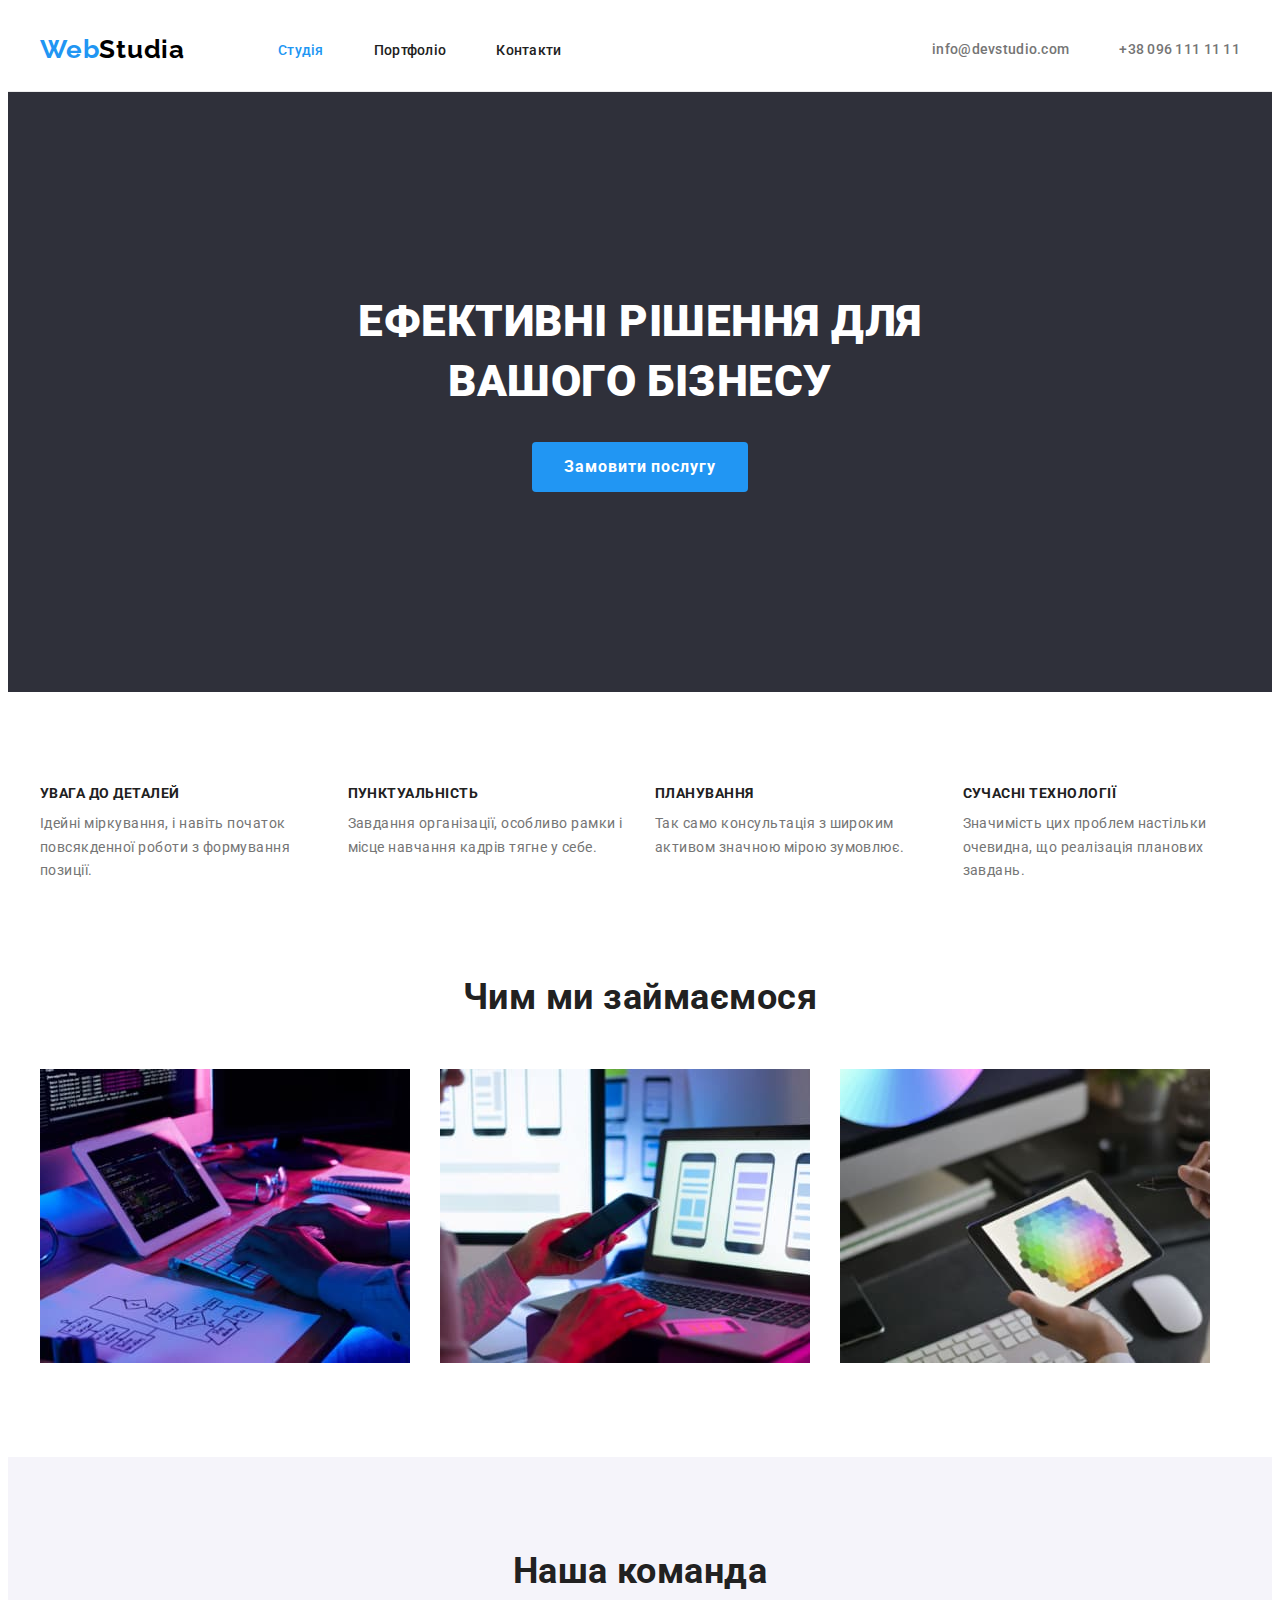
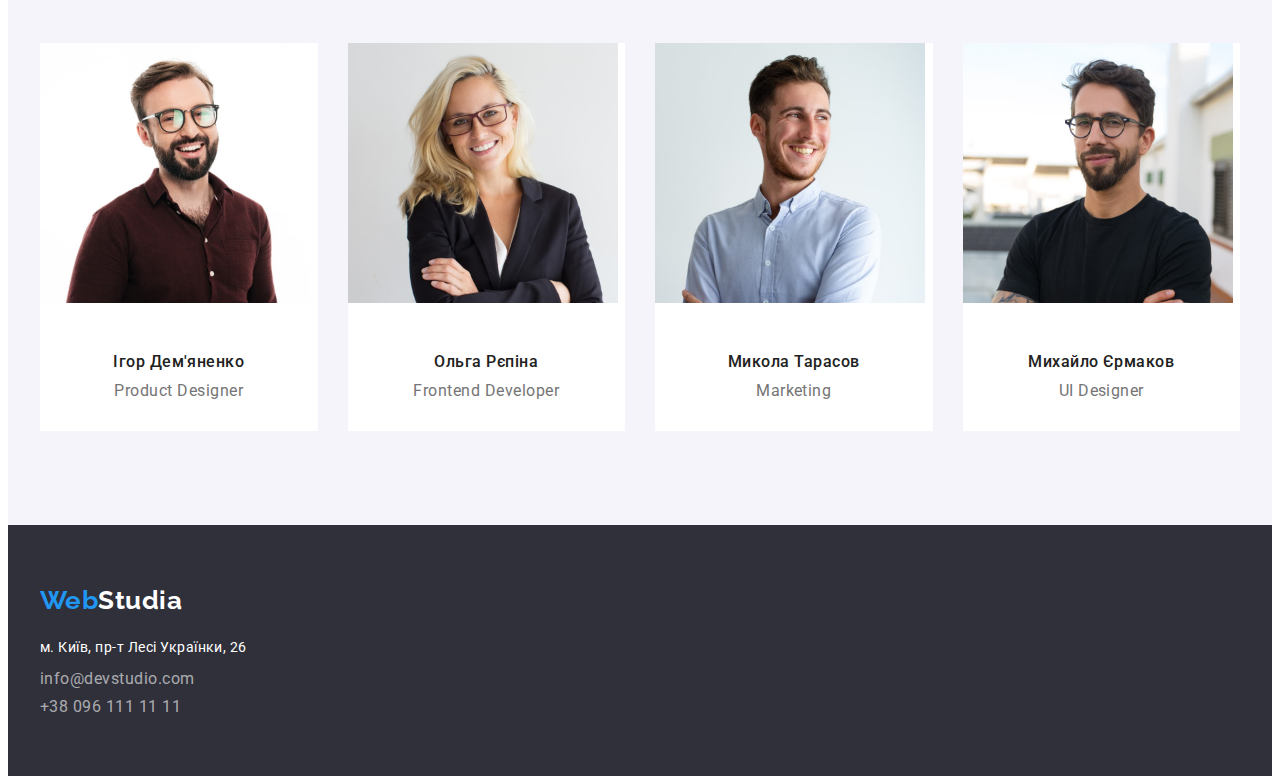
<file: index.html>
<!DOCTYPE html>
<html lang="uk">
<head>
    <meta charset="UTF-8">
    <meta http-equiv="X-UA-Compatible" content="IE=edge">
    <meta name="viewport" content="width=device-width, initial-scale=1.0">
    <link rel="preconnect" href="https://fonts.googleapis.com">
<link rel="preconnect" href="https://fonts.gstatic.com" crossorigin>
<link href="https://fonts.googleapis.com/css2?family=Raleway:wght@700&family=Roboto:wght@400;500;700;900&display=swap" rel="stylesheet">
<link rel="stylesheet" href="https://cdnjs.cloudflare.com/ajax/libs/modern-normalize/1.1.0/modern-normalize.min.css" integrity="sha512-wpPYUAdjBVSE4KJnH1VR1HeZfpl1ub8YT/NKx4PuQ5NmX2tKuGu6U/JRp5y+Y8XG2tV+wKQpNHVUX03MfMFn9Q==" crossorigin="anonymous" referrerpolicy="no-referrer" /> 
  
<title>WebStudio</title>
    <link rel="stylesheet" href="./css/styles.css">
</head>
<body>

    <header class="header">
        <div class="container header-container">
        <a href="./index.html" class="nav-link" lang="en">Web<span class="logo-link">Studia</span></a>
        <nav class="navigation">
            <ul class="site-nav list">
                <li><a href="./index.html" class="link current">Студія</a></li>
                <li><a href="./portfolio.html" class="link">Портфоліо</a></li>
                <li><a href="#" class="link">Контакти</a></li>
            </ul>
        </nav>
       <ul class="header-contacts list">
        <li>
        <a href="mailto:info@devstudio.com" class="contacts-link">info@devstudio.com</a>
    </li>
        <li>
        <a href="tel:+380961111111" class="contacts-link">+38 096 111 11 11</a>
    </li>
       </ul>
    </div>
    </header>

    <main>
        <section class="hero"> 
            <div class="container">
            <h1 class="hero-title">Ефективні рішення для вашого бізнесу</h1>
            <button class="hero-button" type="button">Замовити послугу</button>
        </div>
        </section>

        <section class="benefit">
            <div class="container">
            <h2 class="visually-hidden">Наші переваги</h2>
            <ul class="benefit-list list">
                <li>
                    <h3 class="benefit-title">УВАГА ДО ДЕТАЛЕЙ</h3>
                    <p class="benefit-text">Ідейні міркування, і навіть початок повсякденної роботи з формування позиції.</p>
                </li>
                <li> 
                    <h3 class="benefit-title">ПУНКТУАЛЬНІСТЬ</h3>
                <p class="benefit-text">Завдання організації, особливо рамки і місце навчання кадрів тягне у себе.</p></li>
                <li> 
                    <h3 class="benefit-title">ПЛАНУВАННЯ</h3>
                    <p class="benefit-text">Так само консультація з широким активом значною мірою зумовлює.</p>
                </li>
                <li>
                    <h3 class="benefit-title">СУЧАСНІ ТЕХНОЛОГІЇ</h3>
                    <p class="benefit-text">Значимість цих проблем настільки очевидна, що реалізація планових завдань.</p>
                </li>

            </ul>
        </div>
        </section>
        
        <section class="about section">
            <div class="container">
            <h2 class="title">Чим ми займаємося</h2>
            <ul class="about-container list">
                <li>
                    <img src="./images/img1.jpg" width="370" height="294" alt="сайти"/>
                </li>
                <li>
                    <img src="./images/img2.jpg" width="370" height="294" alt="мобільні додатки"/>
                </li>
                <li>
                    <img src="./images/img3.jpg" width="370" height="294" alt="веб-дизайн"/>
                </li>
            </ul>
        </div>
        </section>

        <section class="team section">
            <div class="container">
            <h2 class="title">Наша команда</h2>
            
            <ul class="team-list  list">
                <li class="team-item">
                   <div class="team-img">
                    <img src="./images/ІгорДем'яненко.jpg" width="270" height="260" alt="ІгорДем'яненко"/>
                </div>
                <div class="team-card">
                    <h3 class="team-list-title">Ігор Дем'яненко</h3>
                    <p lang="en" class="team-text">Product Designer</p>
                </div>
                </li>
                <li class="team-item">
                    <div class="team-img">
                    <img src="./images/ОльгаРєпіна.jpg" width="270" height="260" alt="ОльгаРєпіна"/>
                </div>
              <div class="team-card">
                    <h3 class="team-list-title">Ольга Рєпіна</h3>
                    <p lang="en" class="team-text">Frontend Developer</p>
                </div> 
                </li>
                    <li class="team-item">
                        <div class="team-img">
                        <img src="./images/МиколаТарасов.jpg" width="270" height="260" alt="МиколаТарасов"/>
                    </div>
                    <div class="team-card">
                        <h3 class="team-list-title">Микола Тарасов</h3>
                        <p lang="en" class="team-text">Marketing</p>
                    </div>
                    </li>
                    <li class="team-item">
                     <div class="team-img">
                        <img src="./images/Михаило.jpg" width="270" height="260" alt="Михайло Єрмаков"/>
                    </div>
                    <div class="team-card">
                        <h3 class="team-list-title">Михайло Єрмаков</h3>
                        <p lang="en" class="team-text">UI Designer</p>
                    </div>
                    </li>
            </ul>
            
        </div>

        </section>
    
</main>
<footer class="footer">
    <div class="container">
    <a class="footer-link list" href="./index.html" lang="en">Web<span class="footer-logo-link">Studia</span></a>
    <address>
        <ul class="footer-list list">
            <li class="footer-item">
                <p class="footer-text">м. Київ, пр-т Лесі Українки, 26</p>
            </li>
            <li class="footer-item">
                <a href="mailto:info@devstudio.com" class="footer-contacts-link">info@devstudio.com</a>
            </li>
            <li class="footer-item">
                <a href="tel:+380961111111" class="footer-contacts-link">+38 096 111 11 11</a>
            </li>
        </ul>
    </address>
    </div>
</footer>
</body>
</html>
</file>
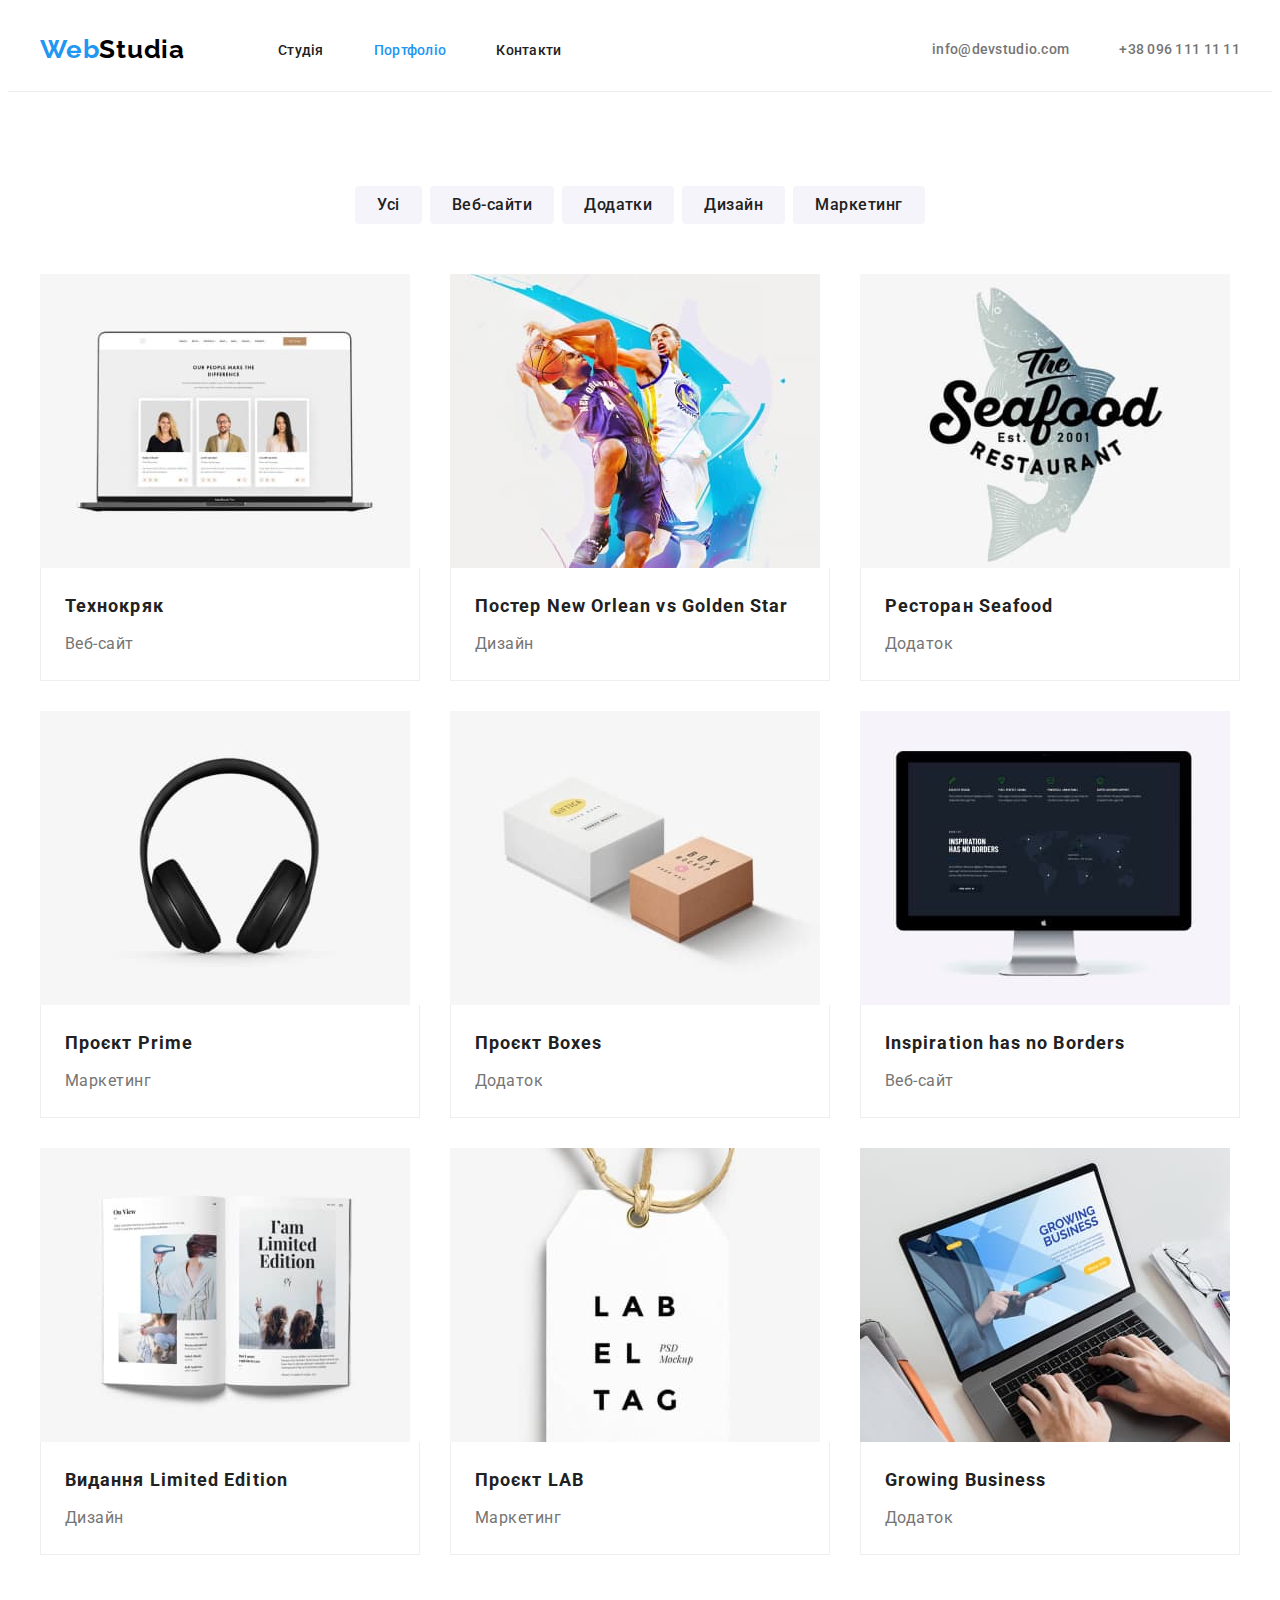
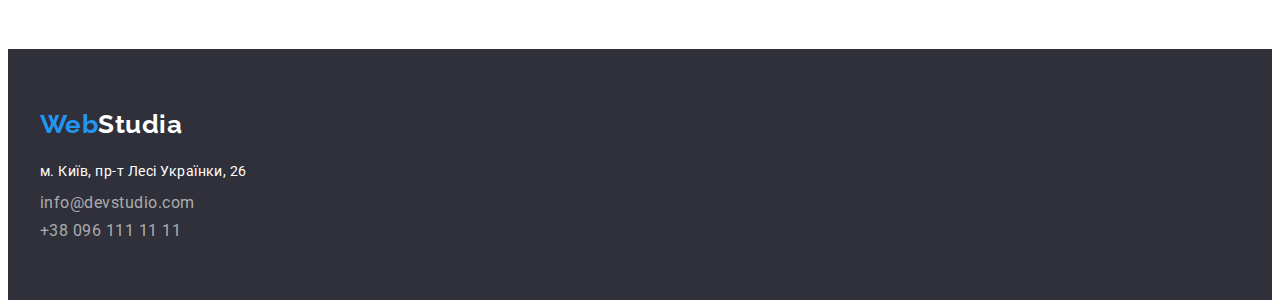
<file: portfolio.html>
<!DOCTYPE html>
<html lang="uk">
<head>
    <meta charset="UTF-8">
    <meta http-equiv="X-UA-Compatible" content="IE=edge">
    <meta name="viewport" content="width=device-width, initial-scale=1.0">
    <link rel="preconnect" href="https://fonts.googleapis.com">
<link rel="preconnect" href="https://fonts.gstatic.com" crossorigin>
<link href="https://fonts.googleapis.com/css2?family=Raleway:wght@700&family=Roboto:wght@400;500;700;900&display=swap" rel="stylesheet">
<link rel="stylesheet" href="https://cdnjs.cloudflare.com/ajax/libs/modern-normalize/1.1.0/modern-normalize.min.css" integrity="sha512-wpPYUAdjBVSE4KJnH1VR1HeZfpl1ub8YT/NKx4PuQ5NmX2tKuGu6U/JRp5y+Y8XG2tV+wKQpNHVUX03MfMFn9Q==" crossorigin="anonymous" referrerpolicy="no-referrer" /> 
     
<title>Portfolio</title>
    <link rel="stylesheet" href="./css/styles.css">
</head>
<body>
    
    <header class="header">
        <div class="container header-container">
        <a href="./index.html" class="nav-link" lang="en">Web<span class="logo-link">Studia</span></a>
        <nav class="navigation">
            <ul class="site-nav list">
                <li><a href="./index.html" class="link">Студія</a></li>
                <li><a href="./portfolio.html" class="link current">Портфоліо</a></li>
                <li><a href="#" class="link">Контакти</a></li>
            </ul>
        </nav>
       <ul class="header-contacts list">
        <li>
        <a href="mailto:info@devstudio.com" class="contacts-link">info@devstudio.com</a>
    </li>
        <li>
        <a href="tel:+380961111111" class="contacts-link">+38 096 111 11 11</a>
    </li>
       </ul>
    </div>
    </header>
            
            
<main>
    <section class="section">
       <div class="container">

    <h1 class="visually-hidden">Портфоліо</h1>
   
    <ul class="potfolio-list list portfolio-btn">
        <li>
            <button type="button" class="button">Усі</button>
        </li>
        <li>
            <button type="button" class="button">Веб-сайти</button>
        </li>
        <li>
            <button type="button" class="button">Додатки</button>
        </li>
        <li>
            <button type="button" class="button">Дизайн</button>
        </li>
        <li>
            <button type="button" class="button">Маркетинг</button>
        </li>
    </ul>

    <ul class="portfolio-list portfolio-card list">
        <li class="card-item">
            <article class="card">
            <div class="card-thumb">
            <a href="#"><img src="./images/технокряк.jpg" width="370" height="294" alt="вебсайт">
            </a>
            </div>
            <div class="card-content"> 
                <h2 class="portfolio-title">Технокряк</h2>
                <p class="portfolio-text">Веб-сайт</p>
            
        </div> 
        </article>
        </li>
        
        <li class="card-item">
                <div class="card-thumb">
            <a href="#"> <img src="./images/постер баскет.jpg" width="370" height="294" alt="постер баскетбол">
            </a>
                </div>
                <div class="card-content">
                <h2 class="portfolio-title">Постер New Orlean vs Golden Star</h2>
                <p class="portfolio-text">Дизайн</p>
            
            </div>
        </li>
        
        <li class="card-item">
                <div class="card-thumb">
            <a href="#"> <img src="./images/ресторан.jpg" width="370"  height="294" alt="ресторан">
                </a>
            </div>
            <div class="card-content">
                <h2 class="portfolio-title">Ресторан Seafood</h2>
                <p class="portfolio-text">Додаток</p>
            </div>
        </li>

        <li class="card-item">
                <div class="card-thumb">
            <a href="#"> <img src="./images/пректнаушники.jpg" width="370" height="294" alt="проєкт прайм">
            </a>
        </div>
            <div class="card-content">
                <h2 class="portfolio-title">Проєкт Prime</h2>
            <p class="portfolio-text">Маркетинг</p>
        </div>
        </li>

        <li class="card-item">
                <div class="card-thumb">
            <a  href="#"> <img src="./images/проекткоробка.jpg" width="370" height="294" alt="проєкт boxes">
            </a>
            </div>
            <div class="card-content">
            <h2 class="portfolio-title">Проєкт Boxes</h2>
            <p class="portfolio-text">Додаток</p>
        </div>
        </li>

        <li class="card-item">
                <div class="card-thumb">
            <a href="#"> <img src="./images/вебсаит.jpg" width="370" height="294" alt="вебсайт"></a>
                
            </div>
                <div class="card-content">
                <h2 class="portfolio-title">Inspiration has no Borders</h2>
                <p class="portfolio-text">Веб-сайт</p>
            </div>
        </li>

        <li class="card-item">
                <div class="card-thumb">
            <a href="#"> <img src="./images/видання.jpg" width="370" height="294" alt="Видання">
            </a>
            </div>
            <div class="card-content">
                <h2 class="portfolio-title">Видання Limited Edition</h2>
                <p class="portfolio-text">Дизайн</p>
            </div>
        </li>

        <li class="card-item">
                <div class="card-thumb">
            <a href="#"> <img src="./images/проектлаб.jpg" width="370" height="294" alt="проект лаб">
            </a>
                </div>
                <div class="card-content">
                <h2 class="portfolio-title">Проєкт LAB</h2>
                <p class="portfolio-text">Маркетинг</p>
            </div>
        </li>

        <li class="card-item">
                <div class="card-thumb">
            <a href="#"> <img src="./images/додаток.jpg" width="370" height="294" alt="додаток бизнес">
            </a>
                </div>
                <div class="card-content">
                <h2 class="portfolio-title">Growing Business</h2>
                <p class="portfolio-text">Додаток</p>
            </div>
        </li>
        
     </ul>
        </div>
     </section>
</main>
<footer class="footer">
    <div class="container">
    <a class="footer-link list" href="./index.html" lang="en">Web<span class="footer-logo-link">Studia</span></a>
    <address>
        <ul class="footer-list list">
            <li class="footer-item">
                <p class="footer-text">м. Київ, пр-т Лесі Українки, 26</p>
            </li>
            <li class="footer-item">
                <a href="mailto:info@devstudio.com" class="footer-contacts-link">info@devstudio.com</a>
            </li>
            <li class="footer-item">
                <a href="tel:+380961111111" class="footer-contacts-link">+38 096 111 11 11</a>
            </li>
        </ul>
    </address>
    </div>
</footer>
    
</body>
</html>
</file>
<file: css/styles.css>
:root {
    --primary-text-color: #212121;
    --secondo-text-color: #757575;
    --accent-color: #2196F3; 
    --bacground-color: #F5F5F5;
    --second-bacground-color: #2F303A;
    --fon-color-white :#FFFFFF;
}

body{ 
    background-color: var(--fon-color-white);
    color: var(--primary-text-color);
    font-family: "roboto", sans-serif;
    font-size: 16px;
    letter-spacing:0.03em;
    color: var(--secondo-text-color);
}


.list {
    list-style: none;
}

/* основной цвет - #212121 */

/* вторичный цвет  - #757575 */ 

/* белый цвет - #FFFFFF */
 /* цвет акцент - #2196F3*/

                  
 
 h1,
 h2,
 h3,
 h4,
 h5,
 h6,
 p {
   margin: 0;
 }

 ul {
    margin: 0;
    padding: 0;
  }
  
  button {
    cursor: pointer;
  }
  
  address {
    font-style: normal;
  }

  img {
    display: block;
    max-width: 100%;
    height: auto;
  }
   
  .container {
    width: 1200px;
    padding-left: 15px;
    padding-right: 15px;
    margin: 0 auto;
  }
                       /* header */


.header-container {
    display: flex;
    align-items: center;
} 
.header {
     border-bottom: 1px solid #ECECEC;
}           
.header .site-nav a {
    color: var(--primary-text-color); 
} 
.header a {
    text-decoration: none;
}
.nav-link { 
    font-family: 'Raleway';
    font-style: normal;
    font-weight: 700;
    font-size: 26px;
    line-height: 1.19;
    letter-spacing: 0.03em;
    color: var(--accent-color);
    padding-top: 24px;
    padding-bottom: 25px;
    
}
.logo-link {
    color: #000000;
}

.navigation {
 margin-right: auto;
 margin-left: 93px;

}

.site-nav {
    display: flex;
    gap: 50px;
    padding-top: 32px;
    padding-bottom: 32px;
}
.site-nav .link{ 
    font-weight: 500;
    font-size: 14px;
    line-height: 1.14;
    letter-spacing: 0.02em;
    
}
.site-nav .link:hover, 
.site-nav .link:focus{
    color: var(--accent-color);
}
.site-nav .link.current{
    color: var(--accent-color);
}
.header-contacts {
    font-weight: 500;
    font-size: 14px;
    line-height: 1.14;
    letter-spacing: 0.02em;
    display: flex;
    gap: 50px;
    
}
.header .header-contacts a{
    color: var(--secondo-text-color);
}
.header-contacts .contacts-link:hover,
.header-contacts .contacts-link:focus{
    color: #2196F3;
}


                       /* Стили для index.html */

                       /* hero */
 .hero {
    background-color: #2F303A;
    color: var(--fon-color-white);
    padding-top: 200px;
    padding-bottom: 200px;
 }   
 .hero-title{                  
    font-style: normal;
    font-weight: 900;
    font-size: 44px;
    line-height: 1.36;
    text-transform:uppercase;
    text-align: center;
    margin: 0 auto;
    max-width: 696px;
    margin-bottom: 30px;
}

.hero-button{
    display: block;
    font-family: "roboto", sans-serif;
    font-style: normal;
    font-size: 16px; 
    font-weight: 700;
    line-height: 1.87;
    letter-spacing: 0.06em;
    background: var(--accent-color);
    color: var(--fon-color-white);
    cursor: pointer;
    border-radius: 4px;
    text-align: center;
    padding: 10px 32px;
    min-width: 216px;
    height: 50px;
    margin: 0 auto;
    border: 0; 
}

.hero-button:hover, 
.hero-button:focus{
    background-color: #188CE8;
    color: var(--fon-color-white);
}
.section {
    padding-top: 94px;
    padding-bottom: 94px;
}

                       /* benefit */
.benefit {
    padding-top: 94px;
}
.title {
    font-weight: 700;
    font-size: 36px;
    line-height: 1.16;
    text-align: center;
    color: var(--primary-text-color);
    margin-bottom: 50px;
}
.benefit-list { 
    display: flex;
    gap: 30px;

}  
.benefit-list li{
    width: calc((100% - 90px) / 4); 
}

.benefit-title {
    font-weight: 700;
    font-size: 14px;
    line-height: 1.14;
    text-transform: uppercase;
    color: var(--primary-text-color);
    padding-bottom: 10px;
    
}
.benefit-text {
    font-size: 14px;
    line-height: 1.71; 
                
}
                         /* about */

.section .about {
    padding-top: 0px;
    /* padding-bottom: 0px; */

}
.about-container {
    display: flex;
    gap: 30px;
    /* margin-top: 50px; */
 }
 
                           /*team  */

.team {
    background-color: #F5F4FA;
}     

.team-list {
   display: flex;
   gap: 30px;

}  
.team-item {
    width: calc((100% - 90px) / 4);
    background-color: var(--fon-color-white);
}                           
.team-list-title {
    font-weight: 500;
    font-size:  16px;
    line-height: 1.18;
    text-align: center;
    color: var(--primary-text-color);
    margin-bottom: 10px;

    
}
.team-text {
    line-height: 1.18;
    text-align: center;
   
 }
 .visually-hidden {
    position: absolute;
    width: 1px;
    height: 1px;
    margin: -1px;
    border: 0;
    padding: 0;
    white-space: nowrap;
    clip-path: inset(100%);
    clip: rect(0 0 0 0);
    overflow: hidden;
 }
 .team-img {
 border-radius: 0px;
 }
 .team-card {
    padding-top: 50px;
    padding-bottom: 30px;
 }



                        /* Стили для portfolio.html */
 
                        
.button {
     font-family: "roboto", sans-serif;
     color: var(--primary-text-color);
     background-color: #F5F4FA;
     font-weight: 500;
     font-size: 16px;
     line-height: 1.62;
     text-align: center;
     letter-spacing: 0.03em;
     cursor: pointer;
     display: inline-block;
     margin: 0 auto;
     border: none;
     padding: 6px 22px;
     min-width: 130;
     border-radius: 4px;

     
}
.portfolio-btn {
    display: flex;
    gap: 8px;
    justify-content: center;	
    margin-bottom: 50px;

}

.portfolio-list {
    display: flex;
    flex-wrap: wrap;
}
.portfolio-list a{
    text-decoration: none;
}
.button:hover, 
.button:focus {
background-color: var(--accent-color);
color: var(--fon-color-white);    
}
.portfolio-card {
    display: flex;
    flex-wrap: wrap;
    flex-shrink: 0;
    gap: 30px;
}
.card-item 
{
    flex-basis: calc((100% - 60px) / 3);
}
.portfolio-title {
    font-weight: 700;
    font-size: 18px;
    line-height: 2;
    letter-spacing: 0.06em;
    color: var(--primary-text-color);
    margin-bottom: 4px;

}
 .portfolio-text {
    line-height: 2;
    color: var(--secondo-text-color);
    /* padding-bottom: 10px; */
    }
.card-content {
    padding: 20px 24px;
    border-left: 1px solid #EEEEEE ;
    border-bottom: 1px solid #EEEEEE ;
    border-right: 1px solid #EEEEEE;
  
}




                     /* footer   */
  
 .footer {
    background-color: var(--second-bacground-color);
    padding-top: 60px;
    padding-bottom: 60px;
 }   
 
 .footer-link { 
     display: inline-block;
     font-family: 'Raleway';
     font-style: normal;
     font-weight: 700;
     font-size: 26px;
     line-height: 1.19;
     color: var(--accent-color);
     margin-bottom: 20px; 
}
.footer.link a{
    color: var(--accent-color);
   
 }

.footer-logo-link {
    color: var(--fon-color-white);
}  
.footer-list{
    display: inline-block;
}
 .footer-text {
    font-style: normal;
    font-size: 14px;
    line-height: 1.71;
    color: var(--fon-color-white);
 }
 
.footer-item:not(:last-child) {
    margin-bottom: 9px;
 }
 .footer-list a {
    color: rgba(255, 255, 255, 0.6);
}

 .a .footer-contacts-link {
    font-style: normal;
    font-size: 14px;
    line-height: 1.71;
    display: inline-block;
}
.footer-contacts-link:hover,
.footer-contacts-link:focus
 {
    color: var(--secondo-text-color)
}
 .footer a{
    text-decoration: none;
}
</file>
